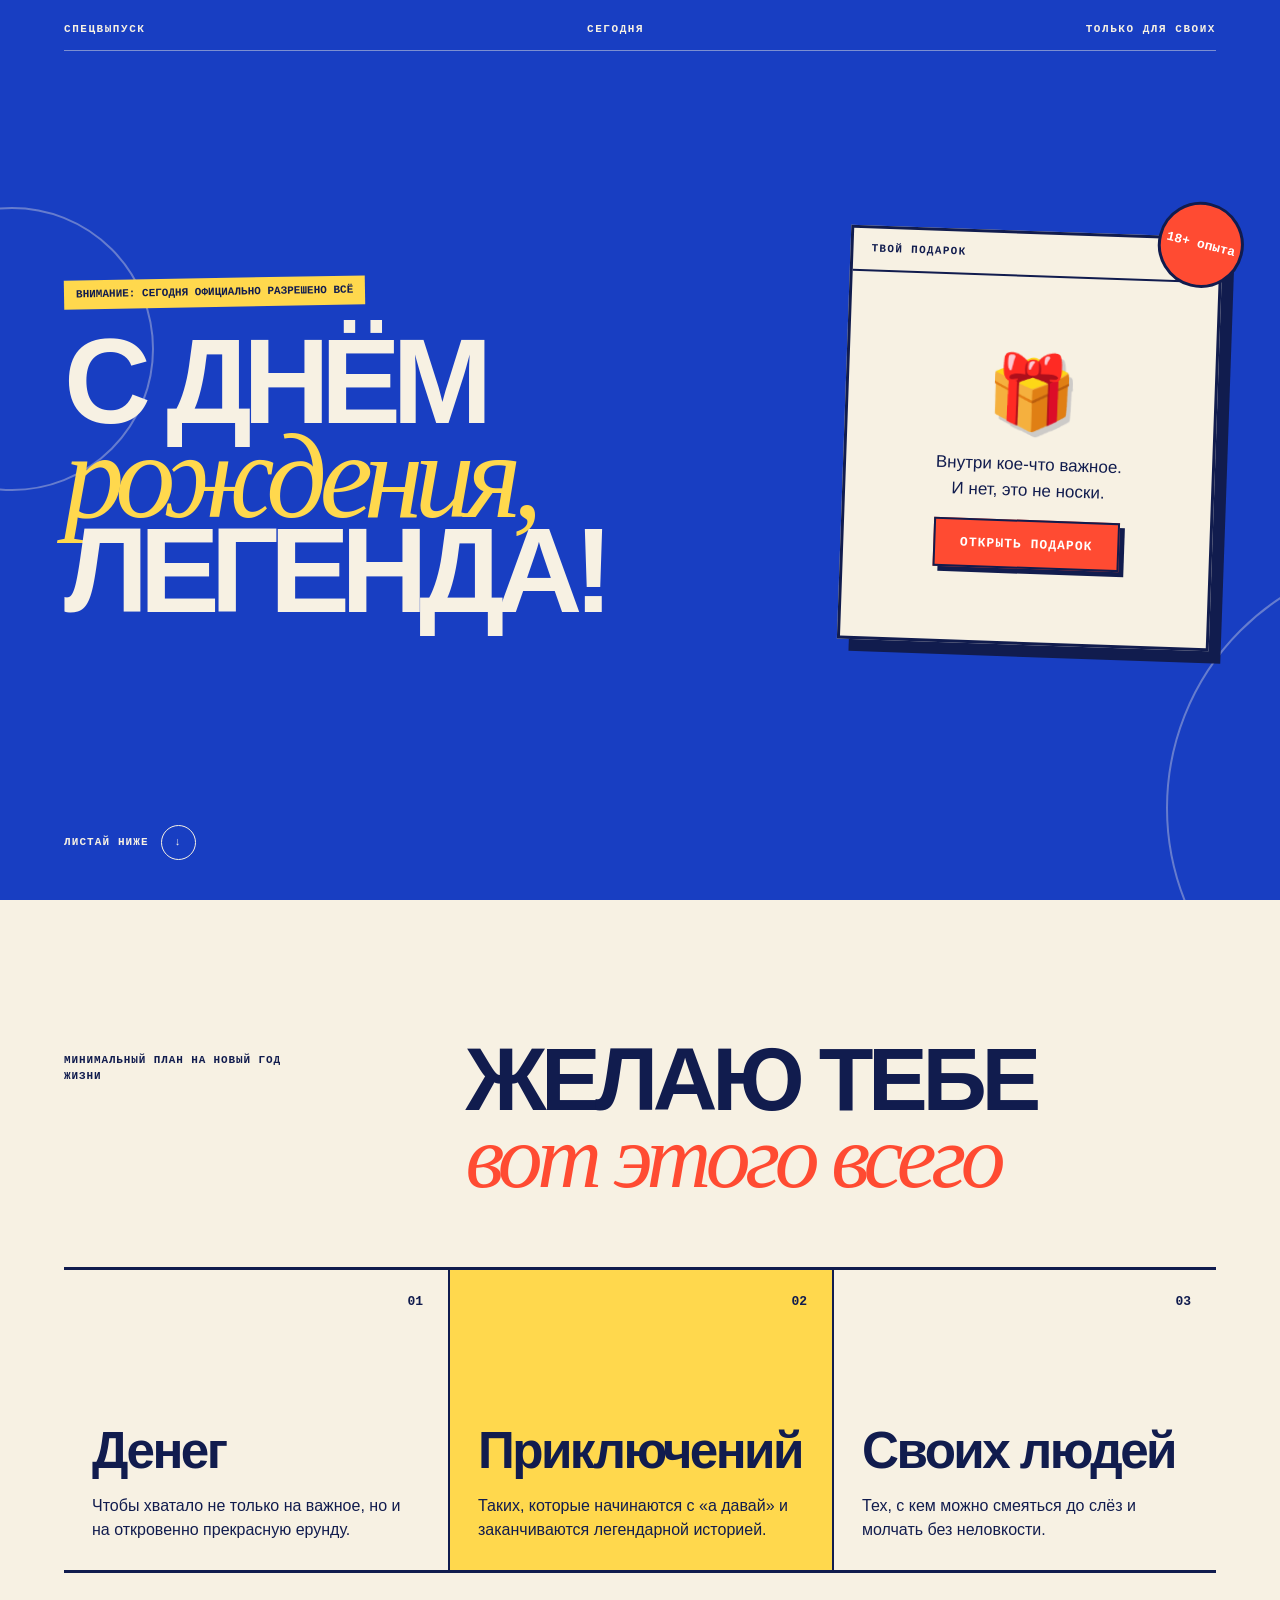
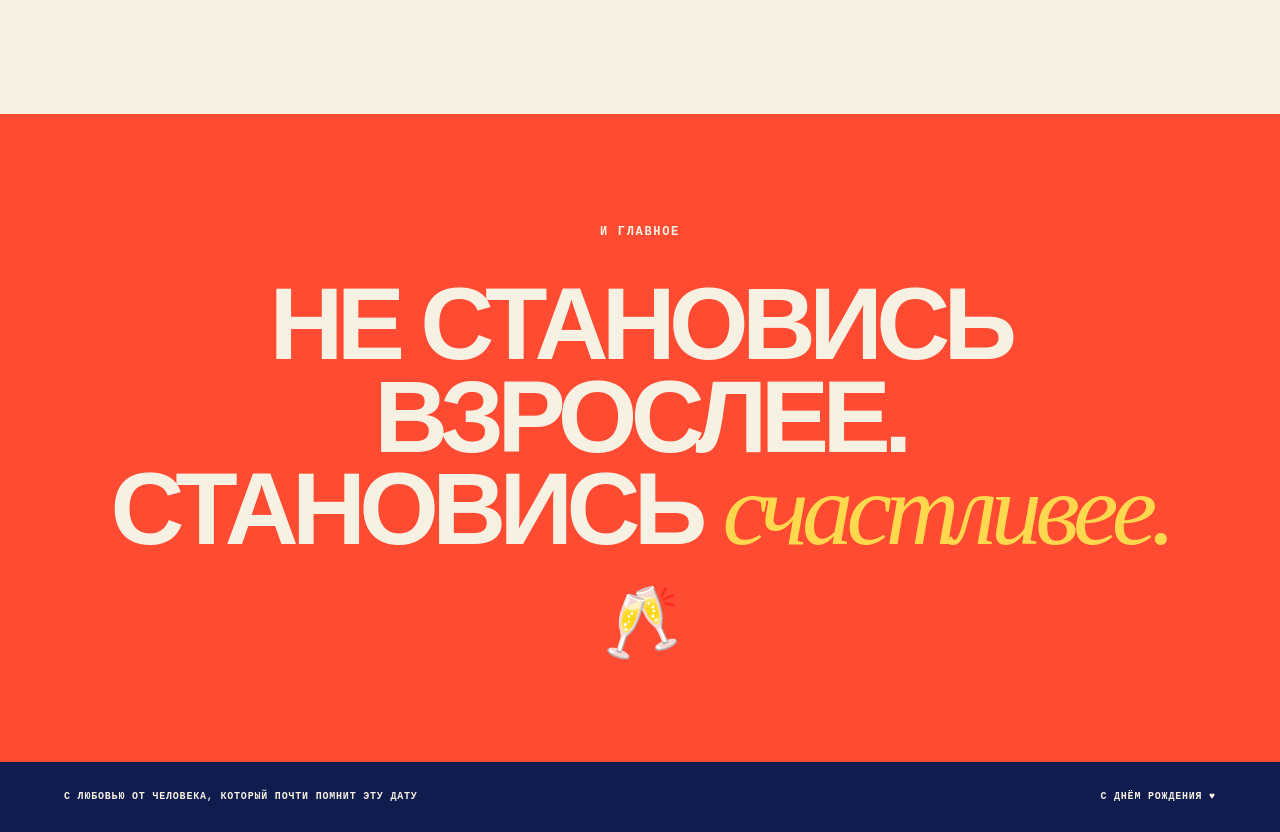
<file: index.html>
<!doctype html>
<html lang="ru">
<head>
  <meta charset="UTF-8" />
  <meta name="viewport" content="width=device-width,initial-scale=1" />
  <meta name="description" content="Небольшой сайт для очень большого поздравления" />
  <title>С днём рождения, легенда!</title>
  <link rel="stylesheet" href="./public/birthday.css" />
</head>
<body>
  <main>
    <section class="hero">
      <div class="topline"><span>Спецвыпуск</span><span>Сегодня</span><span>Только для своих</span></div>
      <div class="confetti" aria-hidden="true"></div>
      <div class="hero-copy">
        <p class="eyebrow">Внимание: сегодня официально разрешено всё</p>
        <h1>С днём<br><em>рождения,</em><br>легенда!</h1>
      </div>
      <div class="gift-card">
        <div class="sticker">18+ опыта</div>
        <div class="gift-top"><span>Твой подарок</span><span>↘</span></div>
        <div class="gift-body" aria-live="polite">
          <div class="closed">
            <div class="gift-icon" aria-hidden="true">🎁</div>
            <p>Внутри кое-что важное.<br>И нет, это не носки.</p>
            <button class="open-gift">Открыть подарок</button>
          </div>
          <div class="message" hidden>
            <span class="message-mark">!</span><h2>Ты — подарок.</h2>
            <p>Серьёзно. Спасибо, что ты есть — настоящий и совершенно уникальный. Пусть новый год жизни будет твоим лучшим сезоном.</p>
            <button class="again">Свернуть обратно</button>
          </div>
        </div>
      </div>
      <a class="scroll-cue" href="#wishes">Листай ниже <span>↓</span></a>
    </section>
    <section class="wishes" id="wishes">
      <div class="section-heading"><p>Минимальный план на новый год жизни</p><h2>Желаю тебе<br><i>вот этого всего</i></h2></div>
      <div class="wish-grid">
        <article><span class="number">01</span><h3>Денег</h3><p>Чтобы хватало не только на важное, но и на откровенно прекрасную ерунду.</p></article>
        <article><span class="number">02</span><h3>Приключений</h3><p>Таких, которые начинаются с «а давай» и заканчиваются легендарной историей.</p></article>
        <article><span class="number">03</span><h3>Своих людей</h3><p>Тех, с кем можно смеяться до слёз и молчать без неловкости.</p></article>
      </div>
    </section>
    <section class="toast"><p>И главное</p><blockquote>Не становись взрослее.<br>Становись <em>счастливее.</em></blockquote><div class="glasses">🥂</div></section>
    <footer><span>С любовью от человека, который ПОЧТИ помнит эту дату</span><span>С днём рождения ♥</span></footer>
  </main>
  <script src="./public/birthday.js"></script>
</body>
</html>
</file>
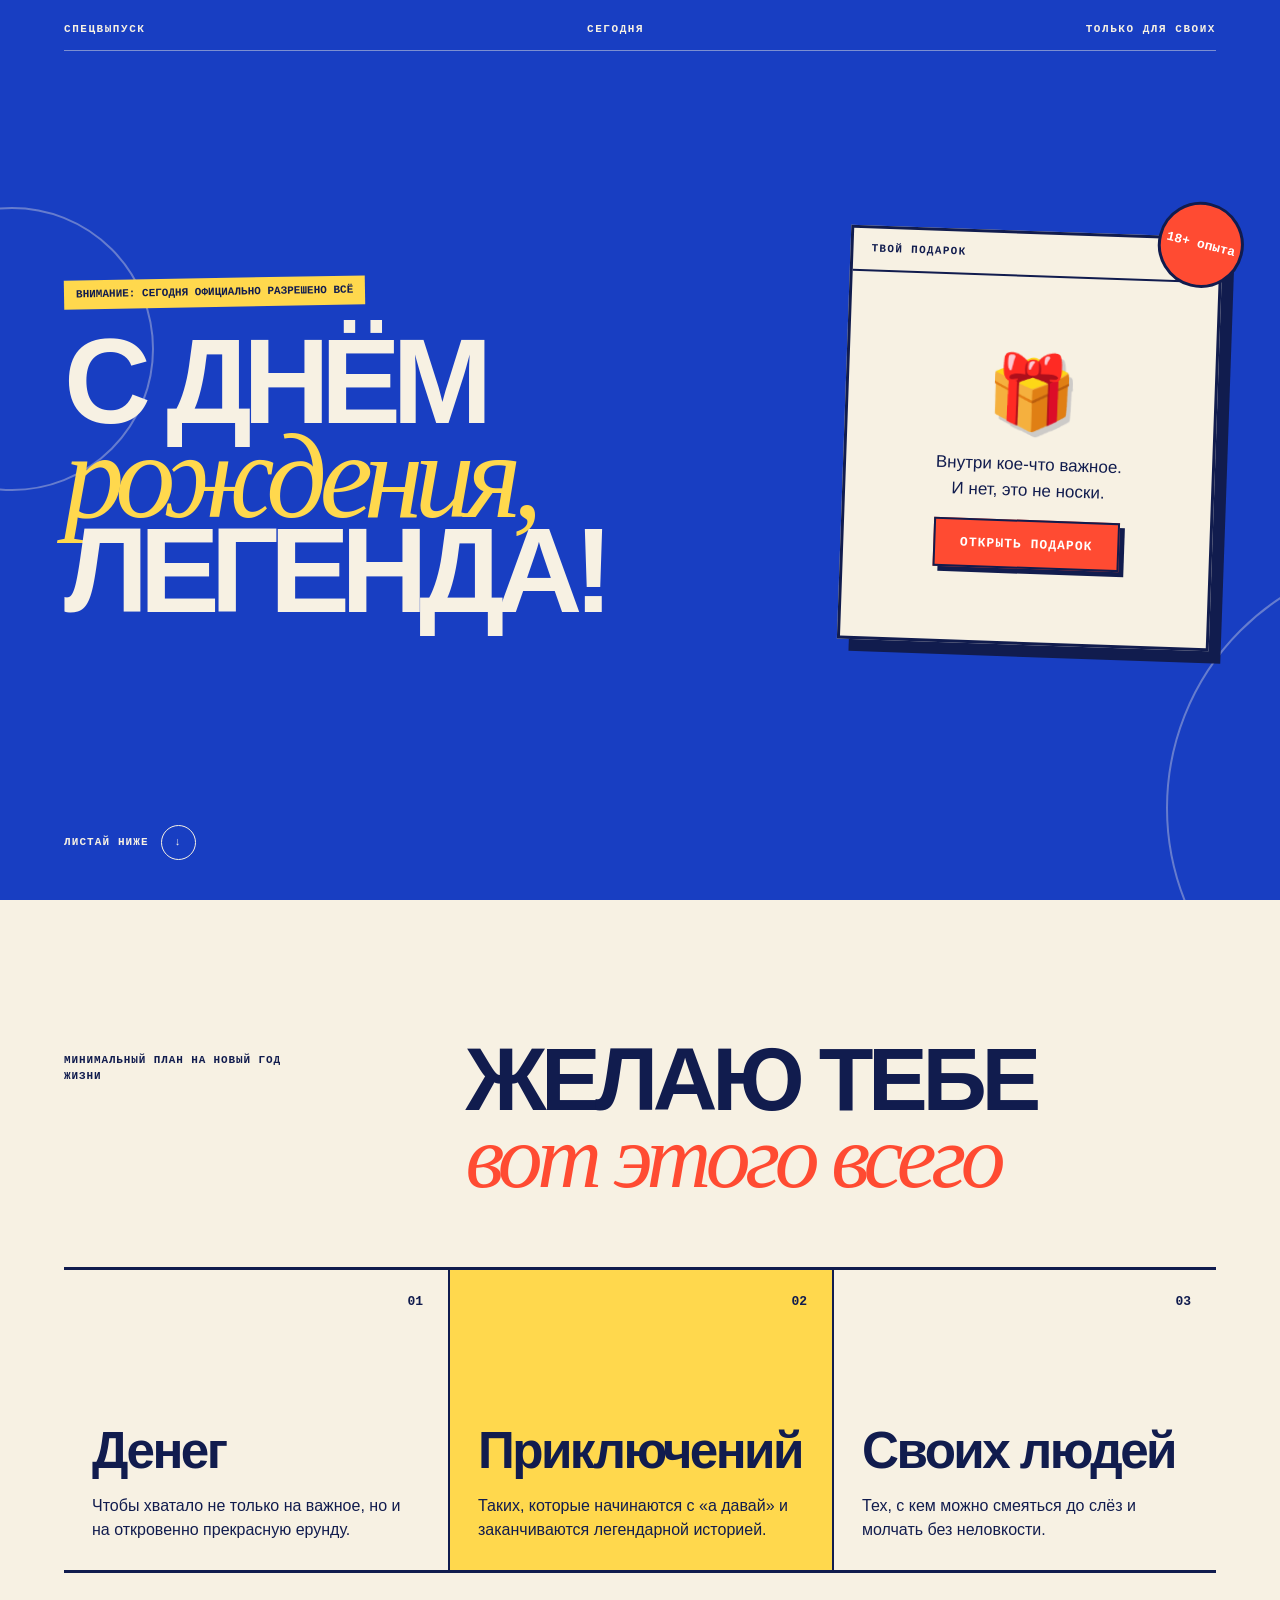
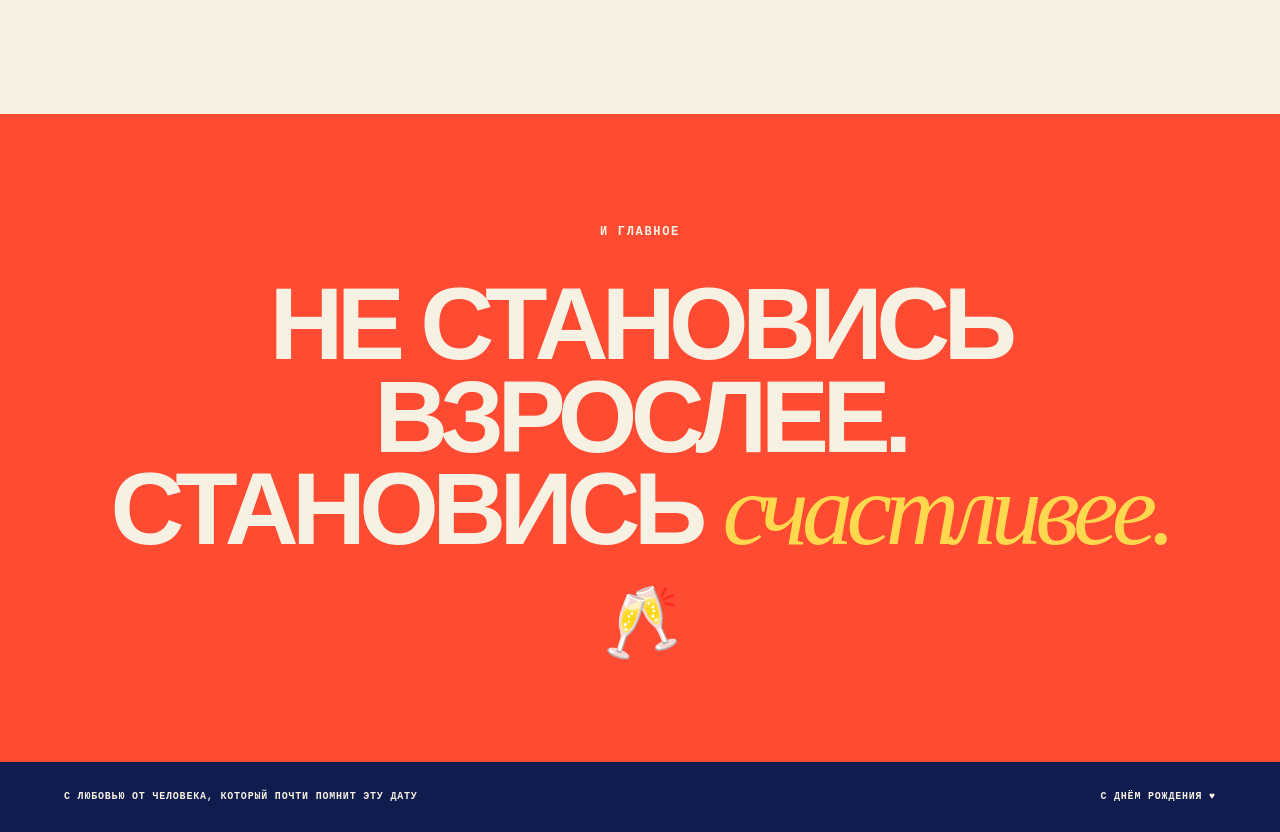
<file: public/birthday.html>
<!doctype html>
<html lang="ru">
<head>
  <meta charset="UTF-8" />
  <meta name="viewport" content="width=device-width,initial-scale=1" />
  <title>С днём рождения, легенда!</title>
  <link rel="stylesheet" href="./birthday.css" />
</head>
<body>
  <main>
    <section class="hero">
      <div class="topline"><span>Спецвыпуск</span><span>Сегодня</span><span>Только для своих</span></div>
      <div class="confetti" aria-hidden="true"></div>
      <div class="hero-copy"><p class="eyebrow">Внимание: сегодня официально разрешено всё</p><h1>С днём<br><em>рождения,</em><br>легенда!</h1></div>
      <div class="gift-card"><div class="sticker">18+ опыта</div><div class="gift-top"><span>Твой подарок</span><span>↘</span></div><div class="gift-body" aria-live="polite">
        <div class="closed"><div class="gift-icon">🎁</div><p>Внутри кое-что важное.<br>И нет, это не носки.</p><button class="open-gift">Открыть подарок</button></div>
        <div class="message" hidden><span class="message-mark">!</span><h2>Ты — подарок.</h2><p>Серьёзно. Спасибо, что ты есть — настоящий и совершенно уникальный. Пусть новый год жизни будет твоим лучшим сезоном.</p><button class="again">Свернуть обратно</button></div>
      </div></div>
      <a class="scroll-cue" href="#wishes">Листай ниже <span>↓</span></a>
    </section>
    <section class="wishes" id="wishes"><div class="section-heading"><p>Минимальный план на новый год жизни</p><h2>Желаю тебе<br><i>вот этого всего</i></h2></div><div class="wish-grid">
      <article><span class="number">01</span><h3>Денег</h3><p>Чтобы хватало не только на важное, но и на откровенно прекрасную ерунду.</p></article>
      <article><span class="number">02</span><h3>Приключений</h3><p>Таких, которые начинаются с «а давай» и заканчиваются легендарной историей.</p></article>
      <article><span class="number">03</span><h3>Своих людей</h3><p>Тех, с кем можно смеяться до слёз и молчать без неловкости.</p></article>
    </div></section>
    <section class="toast"><p>И главное</p><blockquote>Не становись взрослее.<br>Становись <em>счастливее.</em></blockquote><div class="glasses">🥂</div></section>
    <footer><span>С любовью от человека, который ПОЧТИ помнит эту дату</span><span>С днём рождения ♥</span></footer>
  </main>
  <script src="./birthday.js"></script>
</body>
</html>
</file>
<file: public/birthday.css>
:root{--ink:#111c4e;--paper:#f7f1e3;--blue:#183ec2;--red:#ff4b32;--yellow:#ffd84d}*{box-sizing:border-box}html{scroll-behavior:smooth}body{margin:0;background:var(--paper);color:var(--ink);font-family:Arial,sans-serif}button,a{font:inherit}.hero{min-height:100svh;position:relative;overflow:hidden;padding:24px clamp(20px,5vw,72px) 40px;color:var(--paper);background:var(--blue);display:grid;grid-template-columns:minmax(0,1.3fr) minmax(320px,.7fr);grid-template-rows:auto 1fr auto;gap:0 clamp(36px,7vw,120px)}.hero:before,.hero:after{content:"";position:absolute;border:2px solid rgba(247,241,227,.35);border-radius:50%}.hero:before{width:280px;height:280px;left:-130px;top:23%}.hero:after{width:500px;height:500px;right:-390px;bottom:-160px}.topline{grid-column:1/-1;display:flex;justify-content:space-between;border-bottom:1px solid rgba(247,241,227,.45);padding-bottom:15px;text-transform:uppercase;font:600 11px/1 monospace;letter-spacing:.14em}.hero-copy{align-self:center;z-index:1;padding:70px 0 50px}.eyebrow{display:inline-block;margin:0 0 28px;padding:8px 12px;background:var(--yellow);color:var(--ink);text-transform:uppercase;font:700 11px/1.2 monospace;transform:rotate(-1deg)}h1{margin:0;font-size:clamp(66px,9.4vw,152px);line-height:.78;letter-spacing:-.075em;text-transform:uppercase;font-weight:900}h1 em{color:var(--yellow);font-family:Georgia,serif;font-weight:400;text-transform:none}.gift-card{align-self:center;position:relative;z-index:3;background:var(--paper);color:var(--ink);border:3px solid var(--ink);box-shadow:12px 12px 0 var(--ink);transform:rotate(2deg);transition:.4s}.gift-card:hover{transform:rotate(0)}.gift-card.is-open{transform:rotate(-1deg)}.sticker{position:absolute;right:-24px;top:-38px;width:86px;height:86px;display:grid;place-items:center;text-align:center;border-radius:50%;background:var(--red);color:white;border:3px solid var(--ink);font:800 13px/1.05 monospace;transform:rotate(12deg);z-index:2}.gift-top{display:flex;justify-content:space-between;padding:15px 18px;border-bottom:2px solid var(--ink);text-transform:uppercase;font:700 11px/1 monospace;letter-spacing:.12em}.gift-body{min-height:365px;padding:34px;display:grid;place-items:center;text-align:center}.gift-icon{font-size:72px;filter:drop-shadow(4px 5px 0 rgba(17,28,78,.18));animation:float 2.5s ease-in-out infinite}.gift-body p{max-width:300px;font-size:17px;line-height:1.5}.gift-body button{width:100%;border:2px solid var(--ink);padding:16px 18px;background:var(--red);color:white;box-shadow:5px 5px 0 var(--ink);text-transform:uppercase;font:800 13px/1 monospace;letter-spacing:.08em;cursor:pointer}.gift-body button:hover{transform:translate(3px,3px);box-shadow:2px 2px 0 var(--ink)}.message-mark{width:54px;height:54px;display:grid;place-items:center;margin:0 auto 14px;border-radius:50%;background:var(--yellow);border:2px solid var(--ink);font:900 34px/1 monospace}.message h2{margin:0;font:900 38px/.95 Georgia,serif}.gift-body .again{background:transparent;color:var(--ink);box-shadow:none;padding:11px}.scroll-cue{grid-column:1/-1;color:inherit;text-decoration:none;text-transform:uppercase;font:700 11px/1 monospace;letter-spacing:.1em;display:flex;align-items:center;gap:12px;width:max-content}.scroll-cue span{width:35px;height:35px;border:1px solid;border-radius:50%;display:grid;place-items:center}.confetti{position:absolute;inset:0;pointer-events:none;z-index:5;overflow:hidden}.confetti i{position:absolute;top:-24px;width:11px;height:20px;animation:fall 2.7s cubic-bezier(.12,.75,.4,1) both}.wishes{padding:clamp(80px,11vw,150px) clamp(20px,5vw,72px)}.section-heading{display:grid;grid-template-columns:.65fr 1.35fr;gap:40px;margin-bottom:72px}.section-heading>p{max-width:220px;text-transform:uppercase;font:700 11px/1.5 monospace;letter-spacing:.08em}.section-heading h2{margin:0;font-size:clamp(48px,7vw,104px);line-height:.86;letter-spacing:-.06em;text-transform:uppercase}.section-heading h2 i{color:var(--red);font-family:Georgia,serif;font-weight:400;text-transform:none}.wish-grid{display:grid;grid-template-columns:repeat(3,1fr);border-block:3px solid var(--ink)}.wish-grid article{min-height:300px;padding:28px;position:relative;display:flex;flex-direction:column;justify-content:flex-end}.wish-grid article+article{border-left:2px solid}.wish-grid article:nth-child(2){background:var(--yellow)}.number{position:absolute;top:25px;right:25px;font:700 13px/1 monospace}.wish-grid h3{margin:0 0 14px;font-size:clamp(33px,4vw,58px);letter-spacing:-.05em}.wish-grid p{margin:0;line-height:1.5}.toast{min-height:72vh;padding:100px 24px;background:var(--red);color:var(--paper);display:grid;place-items:center;align-content:center;text-align:center}.toast>p{text-transform:uppercase;font:700 12px/1 monospace;letter-spacing:.14em}blockquote{margin:28px 0;font-size:clamp(48px,8vw,116px);line-height:.9;letter-spacing:-.065em;font-weight:900;text-transform:uppercase}blockquote em{color:var(--yellow);font-family:Georgia,serif;font-weight:400;text-transform:none}.glasses{font-size:66px;transform:rotate(-8deg)}footer{background:var(--ink);color:var(--paper);padding:28px clamp(20px,5vw,72px);display:flex;justify-content:space-between;gap:30px;text-transform:uppercase;font:600 10px/1.4 monospace;letter-spacing:.08em}@keyframes float{50%{transform:translateY(-9px) rotate(3deg)}}@keyframes fall{to{transform:translateY(105vh) rotate(660deg)}}@media(max-width:820px){.hero{grid-template-columns:1fr;padding-top:18px}.topline span:nth-child(2){display:none}.hero-copy{padding:60px 0 45px}h1{font-size:clamp(58px,17vw,105px)}.gift-card{margin:0 5px 70px;box-shadow:8px 8px 0 var(--ink)}.gift-body{min-height:340px}.section-heading{grid-template-columns:1fr;gap:24px}.wish-grid{grid-template-columns:1fr}.wish-grid article+article{border-left:0;border-top:2px solid}.wish-grid article{min-height:235px}footer{flex-direction:column}}@media(prefers-reduced-motion:reduce){*{animation-duration:.01ms!important;transition:none!important}}
</file>
